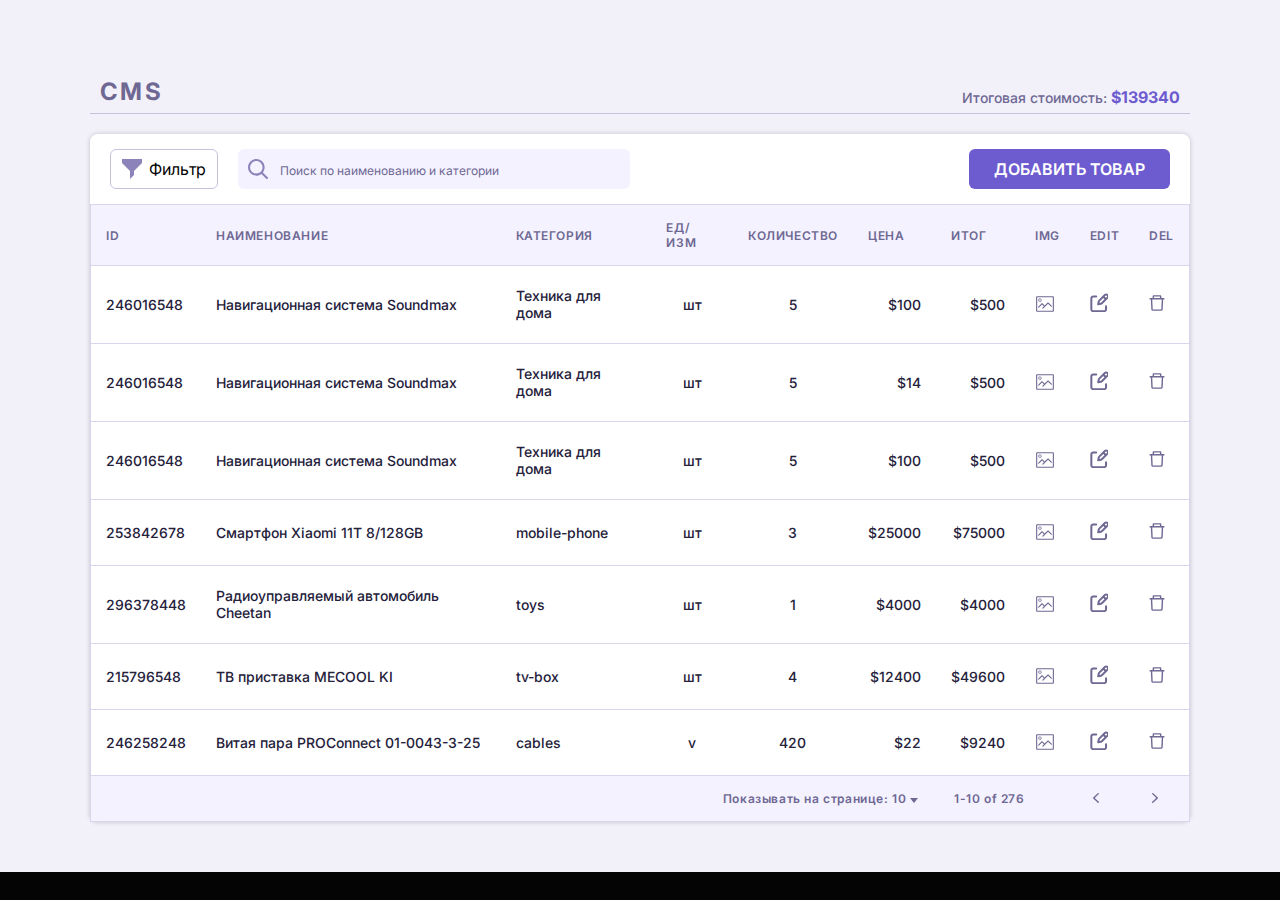
<file: cms.html>
<!DOCTYPE html>
<html lang="ru">
<head>
    <meta charset="UTF-8">
    <title>CMS</title>

    <link rel="preconnect" href="https://fonts.googleapis.com">
    <link rel="preconnect" href="https://fonts.gstatic.com" crossorigin>
    <link href="https://fonts.googleapis.com/css2?family=Inter:wght@600;700&display=swap" rel="stylesheet">
    <link rel="stylesheet" href="./css/style.css">
    <script src="js/script.js" type="module"></script>
</head>
<body>
    <section class="cms">
        <div class="container-tab">
            <div class="cms__title-block">
                <h1 class="cms__title">cms</h1>
                <p class="cms__title--total-price">Итоговая стоимость: <span class="total-price">$ 900.00</span> </p>
            </div>

            <div class="cms__tab">
                <div class="cms__filter-wrap">
                    <button class="cms__filter-btn">
                        <svg width="20" height="20" viewBox="0 0 20 20" fill="none" xmlns="http://www.w3.org/2000/svg">
                            <path d="M12 12L20 4V0H0V4L8 12V20L12 16V12Z" fill="#8B83BA"/>
                        </svg>
                        Фильтр
                    </button>

                    <div class="input-group">
                        <input class="cms__search" type="text" placeholder="Поиск по наименованию и категории">

                        <svg class="icon-search" width="20" height="20" viewBox="0 0 20 20" fill="none" xmlns="http://www.w3.org/2000/svg">
                            <path d="M13.4097 14.8822C11.7399 16.1799 9.63851 16.7922 7.53338 16.5942C5.42824 16.3963 3.47766 15.403 2.07881 13.8166C0.679961 12.2303 -0.0619809 10.1701 0.00405863 8.05565C0.0700982 5.94118 0.939153 3.9314 2.43427 2.43552C3.92939 0.939633 5.93814 0.0701341 8.05152 0.00406071C10.1649 -0.0620127 12.224 0.680308 13.8096 2.07987C15.3951 3.47944 16.3879 5.43102 16.5857 7.53723C16.7836 9.64345 16.1717 11.7459 14.8745 13.4166L19.6936 18.2201C20.1016 18.6267 20.1022 19.2872 19.695 19.6946C19.2878 20.1021 18.6273 20.1017 18.2204 19.6939L13.4201 14.8822H13.4097ZM8.31916 14.5495C9.13773 14.5495 9.94829 14.3882 10.7045 14.0748C11.4608 13.7614 12.148 13.302 12.7268 12.7229C13.3056 12.1438 13.7647 11.4563 14.078 10.6996C14.3913 9.94298 14.5525 9.13201 14.5525 8.31302C14.5525 7.49403 14.3913 6.68306 14.078 5.92641C13.7647 5.16976 13.3056 4.48225 12.7268 3.90314C12.148 3.32402 11.4608 2.86465 10.7045 2.55123C9.94829 2.23782 9.13773 2.07651 8.31916 2.07651C6.66598 2.07651 5.08051 2.73356 3.91153 3.90314C2.74256 5.07271 2.08583 6.659 2.08583 8.31302C2.08583 9.96705 2.74256 11.5533 3.91153 12.7229C5.08051 13.8925 6.66598 14.5495 8.31916 14.5495Z" fill="#8B83BA"/>
                        </svg>
                    </div>

                    <button class="cms__btn" type="submit">Добавить товар</button>
                </div>

                <div class="cms__table-wrap">
                    <table class="cms__table">
                        <thead class="table__head">
<!--                        <tr>-->
<!--                            <td>ID</td>-->
<!--                            <td>Наименование</td>-->
<!--                            <td>Категория</td>-->
<!--                            <td>ед/изм</td>-->
<!--                            <td>количество</td>-->
<!--                            <td>цена</td>-->
<!--                            <td>ИТОГ</td>-->
<!--                            <td></td>-->
<!--                            <td></td>-->
<!--                            <td></td>-->
<!--                        </tr>-->
                        </thead>
                        <tbody>
                            <tr class="tr-row">
                                <td class="td-id">246016548</td>
                                <td class="td-title">Навигационная система Soundmax</td>
                                <td class="td-category">Техника для дома</td>
                                <td class="td-unit">шт</td>
                                <td class="td-amount">5</td>
                                <td class="td-price">$100</td>
                                <td class="td-total">$500</td>

                                <td class="td-btn">
                                    <button class="btn-img">
<!--                                        <svg width="18" height="18" viewBox="0 0 18 18" fill="none" xmlns="http://www.w3.org/2000/svg">-->
<!--                                            <path d="M17.75 1.13375L16.8663 0.25L0.25 16.8663L1.13375 17.75L2.38375 16.5H15.25C15.5814 16.4995 15.899 16.3676 16.1333 16.1333C16.3676 15.899 16.4995 15.5814 16.5 15.25V2.38375L17.75 1.13375ZM15.25 15.25H3.63375L8.50437 10.3794L9.99125 11.8663C10.2257 12.1006 10.5435 12.2322 10.875 12.2322C11.2065 12.2322 11.5243 12.1006 11.7587 11.8663L12.75 10.875L15.25 13.3731V15.25ZM15.25 11.605L13.6337 9.98875C13.3993 9.75441 13.0815 9.62277 12.75 9.62277C12.4185 9.62277 12.1007 9.75441 11.8663 9.98875L10.875 10.98L9.38937 9.49438L15.25 3.63375V11.605Z" fill="#6E6893"/>-->
<!--                                            <path d="M2.75 12.75V10.875L5.875 7.75188L6.73313 8.61062L7.61812 7.72563L6.75875 6.86625C6.52434 6.63191 6.20646 6.50027 5.875 6.50027C5.54354 6.50027 5.22566 6.63191 4.99125 6.86625L2.75 9.1075V2.75H12.75V1.5H2.75C2.41858 1.50033 2.10083 1.63213 1.86648 1.86648C1.63213 2.10083 1.50033 2.41858 1.5 2.75V12.75H2.75Z" fill="#6E6893"/>-->
<!--                                        </svg>-->
                                    </button>
                                </td>
                                <td class="td-btn">
                                    <button class="btn-edit">
<!--                                        <svg width="18" height="19" viewBox="0 0 18 19" fill="none" xmlns="http://www.w3.org/2000/svg">-->
<!--                                            <path d="M13.5629 3.86078L15.6394 5.93629L13.5629 3.86078ZM14.8982 2.03233L9.28343 7.64709C8.99332 7.9368 8.79546 8.3059 8.7148 8.70789L8.19617 11.304L10.7923 10.7844C11.1942 10.704 11.5629 10.5069 11.8531 10.2167L17.4678 4.60196C17.6366 4.43324 17.7704 4.23293 17.8617 4.01248C17.953 3.79203 18 3.55576 18 3.31714C18 3.07853 17.953 2.84225 17.8617 2.6218C17.7704 2.40136 17.6366 2.20105 17.4678 2.03233C17.2991 1.8636 17.0988 1.72976 16.8784 1.63845C16.6579 1.54714 16.4216 1.50014 16.183 1.50014C15.9444 1.50014 15.7081 1.54714 15.4877 1.63845C15.2672 1.72976 15.0669 1.8636 14.8982 2.03233V2.03233Z" stroke="#6E6893" stroke-width="2" stroke-linecap="round" stroke-linejoin="round"/>-->
<!--                                            <path d="M16.0394 13.2648V16.206C16.0394 16.726 15.8328 17.2248 15.4651 17.5925C15.0973 17.9602 14.5986 18.1668 14.0786 18.1668H3.29415C2.77411 18.1668 2.27537 17.9602 1.90765 17.5925C1.53993 17.2248 1.33334 16.726 1.33334 16.206V5.42157C1.33334 4.90154 1.53993 4.4028 1.90765 4.03508C2.27537 3.66735 2.77411 3.46077 3.29415 3.46077H6.23535" stroke="#6E6893" stroke-width="2" stroke-linecap="round" stroke-linejoin="round"/>-->
<!--                                        </svg>-->
                                    </button>
                                </td>
                                <td class="td-btn">
                                    <button class="btn-del">
<!--                                        <svg width="16" height="16" viewBox="0 0 16 16" fill="none" xmlns="http://www.w3.org/2000/svg">-->
<!--                                            <path d="M5.03125 1.59375H4.875C4.96094 1.59375 5.03125 1.52344 5.03125 1.4375V1.59375H10.9688V1.4375C10.9688 1.52344 11.0391 1.59375 11.125 1.59375H10.9688V3H12.375V1.4375C12.375 0.748047 11.8145 0.1875 11.125 0.1875H4.875C4.18555 0.1875 3.625 0.748047 3.625 1.4375V3H5.03125V1.59375ZM14.875 3H1.125C0.779297 3 0.5 3.2793 0.5 3.625V4.25C0.5 4.33594 0.570312 4.40625 0.65625 4.40625H1.83594L2.31836 14.6211C2.34961 15.2871 2.90039 15.8125 3.56641 15.8125H12.4336C13.1016 15.8125 13.6504 15.2891 13.6816 14.6211L14.1641 4.40625H15.3438C15.4297 4.40625 15.5 4.33594 15.5 4.25V3.625C15.5 3.2793 15.2207 3 14.875 3ZM12.2832 14.4062H3.7168L3.24414 4.40625H12.7559L12.2832 14.4062Z" fill="#6E6893"/>-->
<!--                                        </svg>-->
                                    </button>
                                </td>
                            </tr>
                            <tr class="tr-row">
                                <td class="td-id">246016548</td>
                                <td class="td-title">Навигационная система Soundmax</td>
                                <td class="td-category">Техника для дома</td>
                                <td class="td-unit">шт</td>
                                <td class="td-amount">5</td>
                                <td class="td-price">$14</td>
                                <td class="td-total">$500</td>
                                <td class="td-btn">
                                    <button class="btn-img">
<!--                                        <svg width="20" height="20" viewBox="0 0 20 20" fill="none" xmlns="http://www.w3.org/2000/svg">-->
<!--                                            <path d="M17.7778 2.22223H2.22223C1.92754 2.22223 1.64493 2.33929 1.43655 2.54767C1.22818 2.75604 1.11111 3.03866 1.11111 3.33334V16.6667C1.11111 16.9614 1.22818 17.244 1.43655 17.4523C1.64493 17.6607 1.92754 17.7778 2.22223 17.7778H17.7778C18.0725 17.7778 18.3551 17.6607 18.5635 17.4523C18.7718 17.244 18.8889 16.9614 18.8889 16.6667V3.33334C18.8889 3.03866 18.7718 2.75604 18.5635 2.54767C18.3551 2.33929 18.0725 2.22223 17.7778 2.22223ZM2.22223 16.6667V3.33334H17.7778V16.6667H2.22223Z" fill="#6E6893"/>-->
<!--                                            <path d="M4.95555 7.77778C5.28518 7.77778 5.60741 7.68003 5.8815 7.49689C6.15558 7.31376 6.3692 7.05346 6.49535 6.74892C6.62149 6.44437 6.6545 6.10926 6.59019 5.78596C6.52588 5.46266 6.36715 5.16569 6.13406 4.9326C5.90097 4.69951 5.604 4.54078 5.2807 4.47647C4.9574 4.41216 4.62228 4.44516 4.31774 4.57131C4.0132 4.69746 3.7529 4.91108 3.56976 5.18516C3.38663 5.45924 3.28888 5.78147 3.28888 6.11111C3.28888 6.55314 3.46447 6.97706 3.77703 7.28962C4.0896 7.60218 4.51352 7.77778 4.95555 7.77778ZM4.95555 5.22222C5.13158 5.22112 5.30399 5.27232 5.45089 5.36932C5.5978 5.46632 5.71259 5.60476 5.78072 5.76708C5.84885 5.9294 5.86725 6.1083 5.83358 6.28109C5.79992 6.45389 5.7157 6.61279 5.59161 6.73766C5.46752 6.86253 5.30915 6.94774 5.13657 6.98249C4.96399 7.01724 4.78498 6.99997 4.62223 6.93285C4.45949 6.86574 4.32033 6.75182 4.22241 6.60552C4.12449 6.45923 4.07222 6.28715 4.07221 6.11111C4.07367 5.87729 4.1672 5.65345 4.33255 5.48811C4.49789 5.32277 4.72172 5.22923 4.95555 5.22778V5.22222Z" fill="#6E6893"/>-->
<!--                                            <path d="M12.6555 8.53889L9.65555 11.5389L7.43332 9.31666C7.32923 9.21319 7.18843 9.15511 7.04166 9.15511C6.89489 9.15511 6.75408 9.21319 6.64999 9.31666L3.28888 12.7222V14.2944L7.0611 10.5222L8.88888 12.3222L6.80555 14.4056H8.33332L13.0278 9.71111L16.6667 13.3333V11.7667L13.4389 8.53889C13.3348 8.43541 13.194 8.37733 13.0472 8.37733C12.9004 8.37733 12.7596 8.43541 12.6555 8.53889Z" fill="#6E6893"/>-->
<!--                                        </svg>-->
                                    </button>
                                </td>
                                <td class="td-btn">
                                    <button class="btn-edit">
<!--                                        <svg width="18" height="19" viewBox="0 0 18 19" fill="none" xmlns="http://www.w3.org/2000/svg">-->
<!--                                            <path d="M13.5629 3.86078L15.6394 5.93629L13.5629 3.86078ZM14.8982 2.03233L9.28343 7.64709C8.99332 7.9368 8.79546 8.3059 8.7148 8.70789L8.19617 11.304L10.7923 10.7844C11.1942 10.704 11.5629 10.5069 11.8531 10.2167L17.4678 4.60196C17.6366 4.43324 17.7704 4.23293 17.8617 4.01248C17.953 3.79203 18 3.55576 18 3.31714C18 3.07853 17.953 2.84225 17.8617 2.6218C17.7704 2.40136 17.6366 2.20105 17.4678 2.03233C17.2991 1.8636 17.0988 1.72976 16.8784 1.63845C16.6579 1.54714 16.4216 1.50014 16.183 1.50014C15.9444 1.50014 15.7081 1.54714 15.4877 1.63845C15.2672 1.72976 15.0669 1.8636 14.8982 2.03233V2.03233Z" stroke="#6E6893" stroke-width="2" stroke-linecap="round" stroke-linejoin="round"/>-->
<!--                                            <path d="M16.0394 13.2648V16.206C16.0394 16.726 15.8328 17.2248 15.4651 17.5925C15.0973 17.9602 14.5986 18.1668 14.0786 18.1668H3.29415C2.77411 18.1668 2.27537 17.9602 1.90765 17.5925C1.53993 17.2248 1.33334 16.726 1.33334 16.206V5.42157C1.33334 4.90154 1.53993 4.4028 1.90765 4.03508C2.27537 3.66735 2.77411 3.46077 3.29415 3.46077H6.23535" stroke="#6E6893" stroke-width="2" stroke-linecap="round" stroke-linejoin="round"/>-->
<!--                                        </svg>-->
                                    </button>
                                </td>
                                <td class="td-btn">
                                    <button class="btn-del">
<!--                                        <svg width="16" height="16" viewBox="0 0 16 16" fill="none" xmlns="http://www.w3.org/2000/svg">-->
<!--                                            <path d="M5.03125 1.59375H4.875C4.96094 1.59375 5.03125 1.52344 5.03125 1.4375V1.59375H10.9688V1.4375C10.9688 1.52344 11.0391 1.59375 11.125 1.59375H10.9688V3H12.375V1.4375C12.375 0.748047 11.8145 0.1875 11.125 0.1875H4.875C4.18555 0.1875 3.625 0.748047 3.625 1.4375V3H5.03125V1.59375ZM14.875 3H1.125C0.779297 3 0.5 3.2793 0.5 3.625V4.25C0.5 4.33594 0.570312 4.40625 0.65625 4.40625H1.83594L2.31836 14.6211C2.34961 15.2871 2.90039 15.8125 3.56641 15.8125H12.4336C13.1016 15.8125 13.6504 15.2891 13.6816 14.6211L14.1641 4.40625H15.3438C15.4297 4.40625 15.5 4.33594 15.5 4.25V3.625C15.5 3.2793 15.2207 3 14.875 3ZM12.2832 14.4062H3.7168L3.24414 4.40625H12.7559L12.2832 14.4062Z" fill="#6E6893"/>-->
<!--                                        </svg>-->
                                    </button>
                                </td>
                            </tr>
                            <tr class="tr-row">
                                <td class="td-id">246016548</td>
                                <td class="td-title">Навигационная система Soundmax</td>
                                <td class="td-category">Техника для дома</td>
                                <td class="td-unit">шт</td>
                                <td class="td-amount">5</td>
                                <td class="td-price">$100</td>
                                <td class="td-total">$500</td>

                                <td class="td-btn">
                                    <button class="btn-img">
<!--                                        <svg width="18" height="18" viewBox="0 0 18 18" fill="none" xmlns="http://www.w3.org/2000/svg">-->
<!--                                            <path d="M17.75 1.13375L16.8663 0.25L0.25 16.8663L1.13375 17.75L2.38375 16.5H15.25C15.5814 16.4995 15.899 16.3676 16.1333 16.1333C16.3676 15.899 16.4995 15.5814 16.5 15.25V2.38375L17.75 1.13375ZM15.25 15.25H3.63375L8.50437 10.3794L9.99125 11.8663C10.2257 12.1006 10.5435 12.2322 10.875 12.2322C11.2065 12.2322 11.5243 12.1006 11.7587 11.8663L12.75 10.875L15.25 13.3731V15.25ZM15.25 11.605L13.6337 9.98875C13.3993 9.75441 13.0815 9.62277 12.75 9.62277C12.4185 9.62277 12.1007 9.75441 11.8663 9.98875L10.875 10.98L9.38937 9.49438L15.25 3.63375V11.605Z" fill="#6E6893"/>-->
<!--                                            <path d="M2.75 12.75V10.875L5.875 7.75188L6.73313 8.61062L7.61812 7.72563L6.75875 6.86625C6.52434 6.63191 6.20646 6.50027 5.875 6.50027C5.54354 6.50027 5.22566 6.63191 4.99125 6.86625L2.75 9.1075V2.75H12.75V1.5H2.75C2.41858 1.50033 2.10083 1.63213 1.86648 1.86648C1.63213 2.10083 1.50033 2.41858 1.5 2.75V12.75H2.75Z" fill="#6E6893"/>-->
<!--                                        </svg>-->
                                    </button>
                                </td>
                                <td class="td-btn">
                                    <button class="btn-edit">
<!--                                        <svg width="18" height="19" viewBox="0 0 18 19" fill="none" xmlns="http://www.w3.org/2000/svg">-->
<!--                                            <path d="M13.5629 3.86078L15.6394 5.93629L13.5629 3.86078ZM14.8982 2.03233L9.28343 7.64709C8.99332 7.9368 8.79546 8.3059 8.7148 8.70789L8.19617 11.304L10.7923 10.7844C11.1942 10.704 11.5629 10.5069 11.8531 10.2167L17.4678 4.60196C17.6366 4.43324 17.7704 4.23293 17.8617 4.01248C17.953 3.79203 18 3.55576 18 3.31714C18 3.07853 17.953 2.84225 17.8617 2.6218C17.7704 2.40136 17.6366 2.20105 17.4678 2.03233C17.2991 1.8636 17.0988 1.72976 16.8784 1.63845C16.6579 1.54714 16.4216 1.50014 16.183 1.50014C15.9444 1.50014 15.7081 1.54714 15.4877 1.63845C15.2672 1.72976 15.0669 1.8636 14.8982 2.03233V2.03233Z" stroke="#6E6893" stroke-width="2" stroke-linecap="round" stroke-linejoin="round"/>-->
<!--                                            <path d="M16.0394 13.2648V16.206C16.0394 16.726 15.8328 17.2248 15.4651 17.5925C15.0973 17.9602 14.5986 18.1668 14.0786 18.1668H3.29415C2.77411 18.1668 2.27537 17.9602 1.90765 17.5925C1.53993 17.2248 1.33334 16.726 1.33334 16.206V5.42157C1.33334 4.90154 1.53993 4.4028 1.90765 4.03508C2.27537 3.66735 2.77411 3.46077 3.29415 3.46077H6.23535" stroke="#6E6893" stroke-width="2" stroke-linecap="round" stroke-linejoin="round"/>-->
<!--                                        </svg>-->
                                    </button>
                                </td>
                                <td class="td-btn">
                                    <button class="btn-del">
<!--                                        <svg width="16" height="16" viewBox="0 0 16 16" fill="none" xmlns="http://www.w3.org/2000/svg">-->
<!--                                            <path d="M5.03125 1.59375H4.875C4.96094 1.59375 5.03125 1.52344 5.03125 1.4375V1.59375H10.9688V1.4375C10.9688 1.52344 11.0391 1.59375 11.125 1.59375H10.9688V3H12.375V1.4375C12.375 0.748047 11.8145 0.1875 11.125 0.1875H4.875C4.18555 0.1875 3.625 0.748047 3.625 1.4375V3H5.03125V1.59375ZM14.875 3H1.125C0.779297 3 0.5 3.2793 0.5 3.625V4.25C0.5 4.33594 0.570312 4.40625 0.65625 4.40625H1.83594L2.31836 14.6211C2.34961 15.2871 2.90039 15.8125 3.56641 15.8125H12.4336C13.1016 15.8125 13.6504 15.2891 13.6816 14.6211L14.1641 4.40625H15.3438C15.4297 4.40625 15.5 4.33594 15.5 4.25V3.625C15.5 3.2793 15.2207 3 14.875 3ZM12.2832 14.4062H3.7168L3.24414 4.40625H12.7559L12.2832 14.4062Z" fill="#6E6893"/>-->
<!--                                        </svg>-->
                                    </button>
                                </td>
                            </tr>
                        </tbody>
                        <tfoot class="table__footer">
                            <tr>
                            <td class="footer__text" colspan="6">Показывать на странице: 10
                                <svg width="8" height="5" viewBox="0 0 8 5" fill="none" xmlns="http://www.w3.org/2000/svg">
                                    <path d="M4 5L0 0H8L4 5Z" fill="#6E6893"/>
                                </svg>
                            </td>
                            <td colspan="2">1-10 of 276</td>
                            <td class="footer-arrow" colspan="2">
                                <svg class="arrow-left" width="6" height="10" viewBox="0 0 6 10" fill="none" xmlns="http://www.w3.org/2000/svg">
                                    <path d="M5.79971 1.10636C6.42812 0.51287 5.43313 -0.426818 4.80472 0.216126L0.196378 4.51891C-0.0654595 4.7662 -0.0654595 5.21131 0.196378 5.4586L4.80472 9.81084C5.43313 10.4043 6.42812 9.46464 5.79971 8.87115L1.71504 5.01348L5.79971 1.10636Z" fill="#6E6893"/>
                                </svg>

                                <svg class="arrow-right" width="6" height="10" viewBox="0 0 6 10" fill="none" xmlns="http://www.w3.org/2000/svg">
                                    <path d="M0.200293 1.10636C-0.428118 0.51287 0.566865 -0.426818 1.19528 0.216126L5.80362 4.51891C6.06546 4.7662 6.06546 5.21131 5.80362 5.4586L1.19528 9.81084C0.566865 10.4043 -0.428118 9.46464 0.200293 8.87115L4.28496 5.01348L0.200293 1.10636Z" fill="#6E6893"/>
                                </svg>
                            </td>
                        </tr>
                        </tfoot>
                    </table>
                </div>
            </div>

        </div>


    </section>
    <div class="form-overlay">
        <div class="modal">
            <button class="close" type="button"></button>
            <div class="container-form">
                <div class="modal__title-block">
                    <h1 class="modal__title">Добавить товар</h1>

                    <p class="title-id">id: 201910241</p>

                    <svg class="modal__title-svg" width="18" height="19" viewBox="0 0 18 19" fill="none" xmlns="http://www.w3.org/2000/svg">
                        <path d="M13.5629 3.86078L15.6394 5.93629L13.5629 3.86078ZM14.8982 2.03233L9.28343 7.64709C8.99332 7.9368 8.79546 8.3059 8.7148 8.70789L8.19617 11.304L10.7923 10.7844C11.1942 10.704 11.5629 10.5069 11.8531 10.2167L17.4678 4.60196C17.6366 4.43324 17.7704 4.23293 17.8617 4.01248C17.953 3.79203 18 3.55576 18 3.31714C18 3.07853 17.953 2.84225 17.8617 2.6218C17.7704 2.40136 17.6366 2.20105 17.4678 2.03233C17.2991 1.8636 17.0988 1.72976 16.8784 1.63845C16.6579 1.54714 16.4216 1.50014 16.183 1.50014C15.9444 1.50014 15.7081 1.54714 15.4877 1.63845C15.2672 1.72976 15.0669 1.8636 14.8982 2.03233V2.03233Z" stroke="#6E6893" stroke-width="2" stroke-linecap="round" stroke-linejoin="round"/>
                        <path d="M16.0394 13.2648V16.206C16.0394 16.726 15.8328 17.2248 15.4651 17.5925C15.0973 17.9602 14.5986 18.1668 14.0786 18.1668H3.29415C2.77411 18.1668 2.27537 17.9602 1.90765 17.5925C1.53993 17.2248 1.33334 16.726 1.33334 16.206V5.42157C1.33334 4.90154 1.53993 4.4028 1.90765 4.03508C2.27537 3.66735 2.77411 3.46077 3.29415 3.46077H6.23535" stroke="#6E6893" stroke-width="2" stroke-linecap="round" stroke-linejoin="round"/>
                    </svg>
                </div>

                <form class="form" method="post">
                    <div class="form-wrap">
                        <div class="form-block">
                            <label class="form__subtitle">Наименование
                                <input class="form__name" type="text" name="title" required>
                            </label>

                            <label class="form__subtitle">Категория
                                <input class="form__category" type="text" name="category" required>
                            </label>

                            <label class="form__subtitle">Единицы измерения
                                <input class="form__units" type="text" name="units" required>
                            </label>

                            <label class="form__subtitle form__label form__subtitle-discount checkbox">Дисконт
                                <input class="form__units-check" type="checkbox">
                            </label>

                            <div class="form__discount-wrap">
                                <input class="form__discount form__discount-disabled" type="text" name="discount" disabled>
                            </div>
                        </div>

                        <div class="form-block">
                            <label class="form__subtitle">Описание
                                <input class="form__description" type="text" name="description" required>
                            </label>

                            <label class="form__subtitle">Количество
                                <input class="form__quantity" type="number" name="count" value="" required>
                            </label>

                            <label class="form__subtitle">Цена
                                <input class="form__price" type="number" name="price" value="" required>
                            </label>

                            <button class="form__button form__add-file">
                                <label for="files">Добавить изображение</label>
                            </button>
                            <input id="files" class="form__add-file" type="file" style="visibility:hidden;">
                        </div>
                    </div>

                    <div class="form__total-price">
                        <p class="form__price-text">Итоговая стоимость: <span></span> </p>
                        <button class="form__button" type="submit">Добавить товар</button>
                    </div>
                </form>


                <div class="form__modal active">
                    <div class="form__error">
                        <svg width="94" height="94" viewBox="0 0 94 94" fill="none" xmlns="http://www.w3.org/2000/svg">
                            <path d="M2 2L92 92" stroke="#D80101" stroke-width="3" stroke-linecap="round"/>
                            <path d="M2 92L92 2" stroke="#D80101" stroke-width="3" stroke-linecap="round"/>
                        </svg>

                        <p class="form__error-text">Что-то пошло не так</p>
                    </div>
                </div>
            </div>
        </div>
    </div>

</body>
</html>
</file>
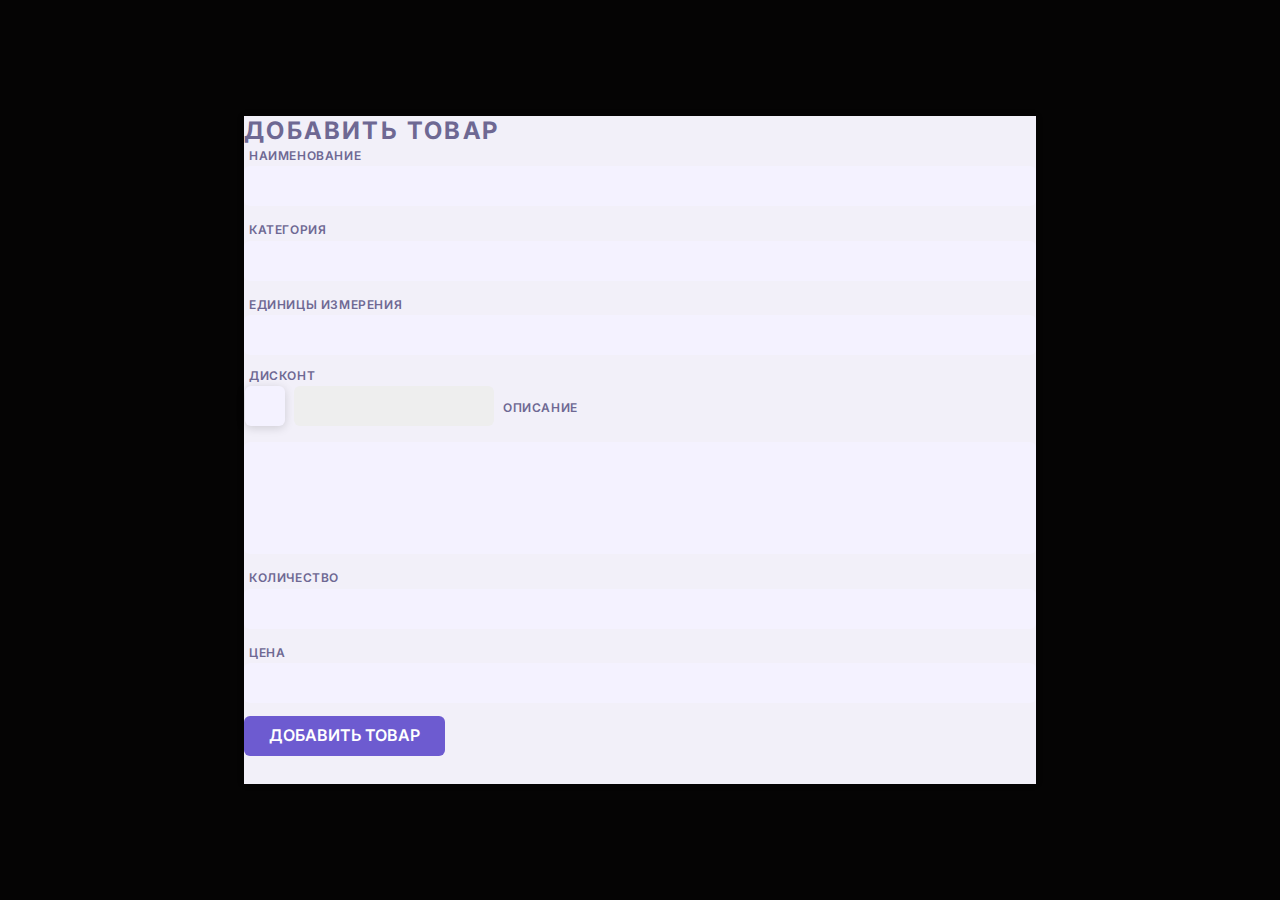
<file: crm.html>
<!DOCTYPE html>
<html lang="ru">
<head>
    <meta charset="UTF-8">
    <title>form</title>

    <link rel="preconnect" href="https://fonts.googleapis.com">
    <link rel="preconnect" href="https://fonts.gstatic.com" crossorigin>
    <link href="https://fonts.googleapis.com/css2?family=Inter:wght@600;700&display=swap" rel="stylesheet">
    <link rel="stylesheet" href="./css/style.css">
    <script defer src="script.js"></script>
</head>
<body>
    <section class="modal">
        <div class="container">
            <h1 class="modal__title">Добавить товар</h1>
            <form class="form" method="post">
                <label class="form__subtitle">Наименование
                    <input class="form__name" type="text" name="name" required>
                </label>

                <label class="form__subtitle">Категория
                    <input class="form__category" type="text" name="category" required>
                </label>

                <label class="form__subtitle">Единицы измерения
                    <input class="form__units" type="text" name="units" required>
                </label>

                <label class="form__subtitle form__label form__subtitle-discount checkbox">Дисконт
                    <input class="form__units-check" type="checkbox">
                </label>

                <input class="form__discount form__discount-disabled" type="text" name="discount" disabled>

                <label class="form__subtitle">Описание
                    <input class="form__description" type="text" name="description" required>
                </label>

                <label class="form__subtitle">Количество
                    <input class="form__quantity" type="number" name="quantity" required>
                </label>

                <label class="form__subtitle">Цена
                    <input class="form__price" type="number" name="price" required>
                </label>
            </form>
            <button class="form__button" type="submit">Добавить товар</button>
        </div>
    </section>
</body>
</html>
</file>
<file: css/style.css>
@import url(normalize.css);
@import url(variables.css);
@import url(form.css);
@import url(cms.css);
</file>
